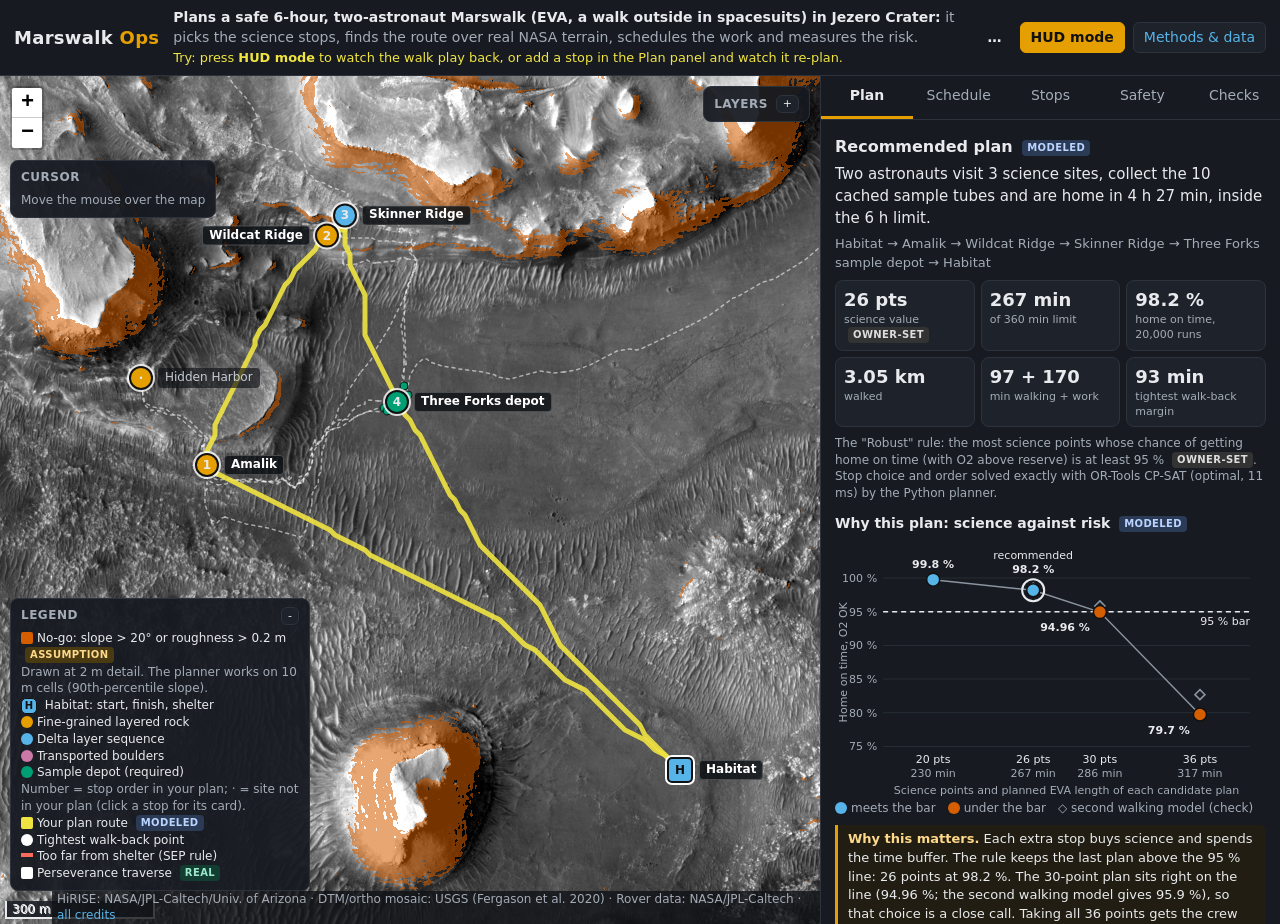
<file: site/index.html>
<!doctype html>
<html lang="en">
<head>
<meta charset="utf-8">
<meta name="viewport" content="width=device-width, initial-scale=1">
<title>Marswalk Ops</title>
<meta name="description" content="Plans a safe two-astronaut Marswalk (EVA) in Jezero Crater, Mars, on real NASA terrain data: stops, route, schedule, safety rules and risk.">
<link rel="icon" href="data:image/svg+xml,%3Csvg xmlns='http://www.w3.org/2000/svg' viewBox='0 0 16 16'%3E%3Ccircle cx='8' cy='8' r='7' fill='%23e69f00'/%3E%3Cpath d='M3 11 L7 5 L9 8 L10 7 L13 11Z' fill='%23111'/%3E%3C/svg%3E">
<link rel="stylesheet" href="vendor/leaflet/leaflet.css">
<link rel="stylesheet" href="css/app.css">
</head>
<body>
<header>
  <div class="brand">Marswalk <span>Ops</span></div>
  <div class="pitch"><b>Plans a safe 6-hour, two-astronaut Marswalk (EVA, a walk outside in spacesuits) in Jezero Crater:</b> it picks the science stops, finds the route over real NASA terrain, schedules the work and measures the risk.
    <span class="try">Try: press <b>HUD mode</b> to watch the walk play back, or add a stop in the Plan panel and watch it re-plan.</span></div>
  <div class="actions">
    <span id="gochip" class="gochip" title="Go/No-Go for the plan on the map">…</span>
    <button id="btn-hud" class="primary" title="Heads-up display: the astronaut's helmet visor view, with playback">HUD mode</button>
    <a href="methods.html"><button>Methods &amp; data</button></a>
  </div>
</header>
<main>
  <div id="map" aria-label="Map of the study area in Jezero Crater"></div>
  <aside id="panel">
    <nav class="tabs" role="tablist">
      <button role="tab" data-tab="plan" aria-selected="true">Plan</button>
      <button role="tab" data-tab="schedule">Schedule</button>
      <button role="tab" data-tab="stops">Stops</button>
      <button role="tab" data-tab="safety">Safety</button>
      <button role="tab" data-tab="checks">Checks</button>
    </nav>
    <section class="tabpane" id="tab-plan" role="tabpanel"></section>
    <section class="tabpane" id="tab-schedule" role="tabpanel" hidden></section>
    <section class="tabpane" id="tab-stops" role="tabpanel" hidden></section>
    <section class="tabpane" id="tab-safety" role="tabpanel" hidden></section>
    <section class="tabpane" id="tab-checks" role="tabpanel" hidden></section>
  </aside>
</main>

<div id="hud" hidden aria-label="HUD helmet visor view">
  <div class="top">
    <strong>HUD · EV1 visor</strong>
    <span class="clock" id="hud-clock">T+0:00</span>
    <span class="badge modeled">modeled playback</span>
    <span style="flex:1"></span>
    <button id="hud-ev-sep" class="danger" title="Replay a solar particle event alert: crew must reach shelter">Solar storm alert</button>
    <button id="hud-ev-slow" title="Crew walks at 70% pace, tasks take 30% longer (assumption)">Slow crew</button>
    <button id="hud-ev-o2" title="Suit uses O2 twice as fast (assumption)">Suit O2 fault</button>
    <button id="hud-reset" title="Back to the original plan">Reset</button>
    <button id="hud-exit">Exit HUD (Esc)</button>
  </div>
  <div class="stage" id="hud-stage">
    <canvas id="hud-canvas"></canvas>
    <div class="ro tl"><span class="lab">Next</span><span class="mid" id="hud-next">-</span><span class="big" id="hud-dist">-</span><span class="mid" id="hud-brg">-</span></div>
    <div class="ro tr"><span class="lab">EVA time left (h:mm)</span><span class="big" id="hud-left">-</span><span class="lab">Walk home now</span><span class="mid" id="hud-home">-</span></div>
    <div class="ro bl"><span class="lab">O2 above reserve</span><span class="big" id="hud-o2">-</span><span class="lab">Battery</span><span class="mid" id="hud-bat">-</span></div>
    <div class="ro br"><span class="lab">Terrain here</span><span class="mid" id="hud-terrain">-</span><span class="lab">Task</span><span class="mid" id="hud-task">-</span></div>
    <div class="alert" id="hud-alert" hidden></div>
    <div class="replan" id="hud-replan" hidden></div>
  </div>
  <div class="bottom">
    <button id="hud-play" class="primary">Play</button>
    <label>Speed <select id="hud-speed"><option value="60">60×</option><option value="180" selected>180×</option><option value="600">600×</option></select></label>
    <input type="range" id="hud-scrub" min="0" max="1000" value="0" aria-label="Mission time">
    <span class="small" style="color:#9fffd0">All values are modeled from real terrain + labelled assumptions. Not flight software. Image: HiRISE, NASA/JPL-Caltech/Univ. of Arizona; USGS mosaic (Fergason et al. 2020).</span>
  </div>
</div>

<script src="vendor/leaflet/leaflet.js"></script>
<script type="module" src="js/app.js"></script>
</body>
</html>
</file>
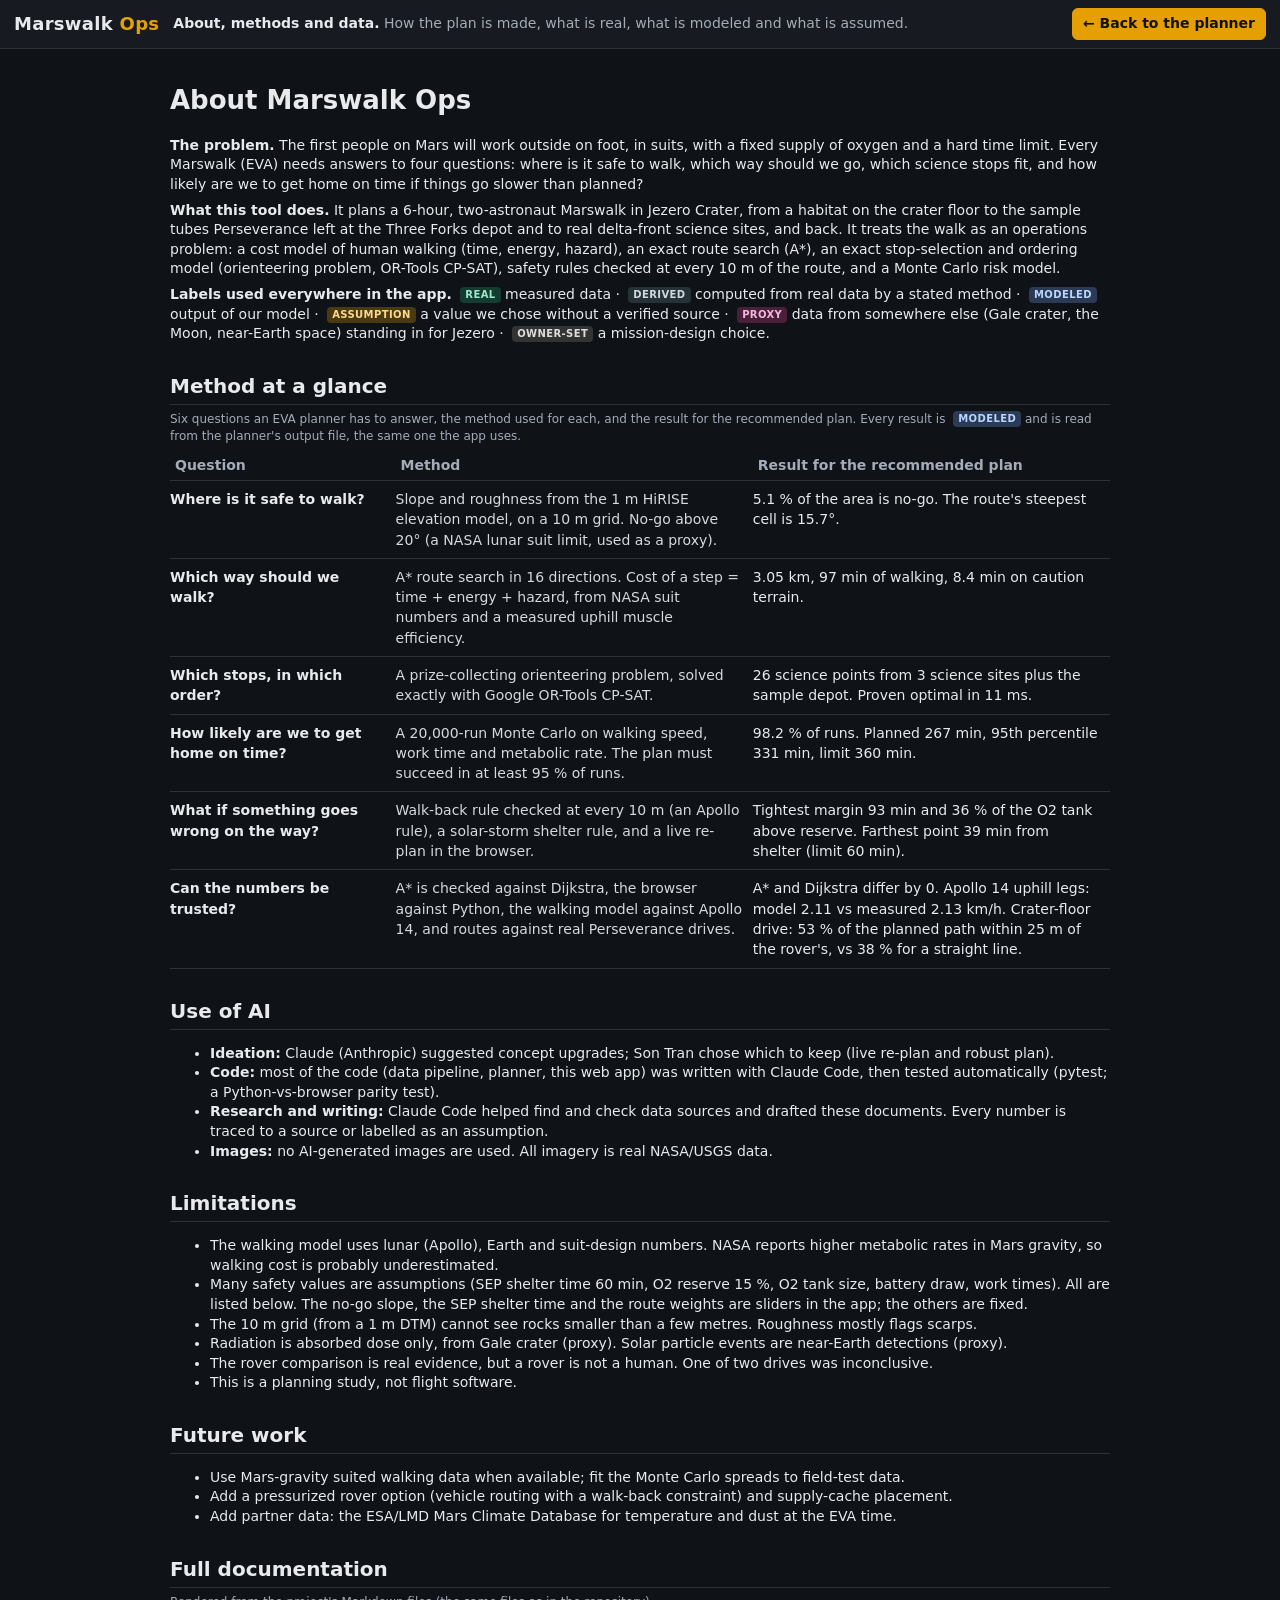
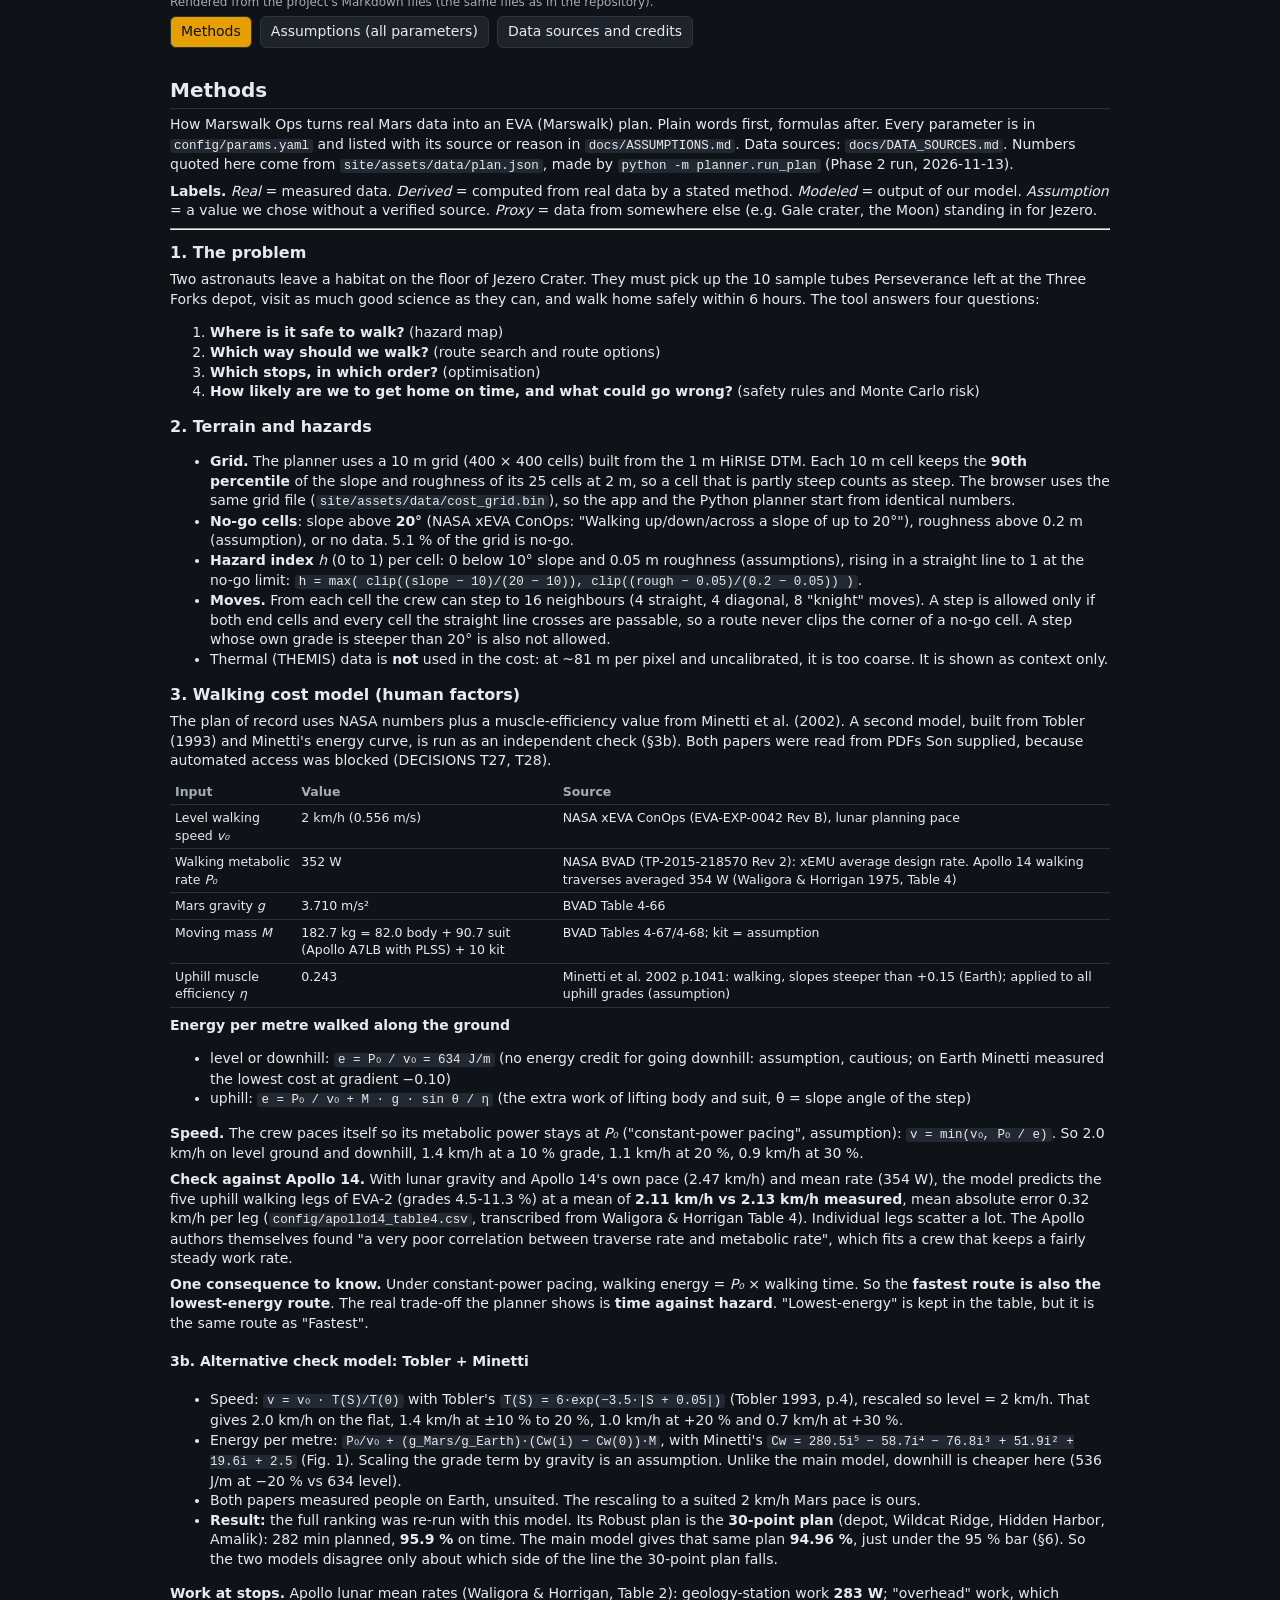
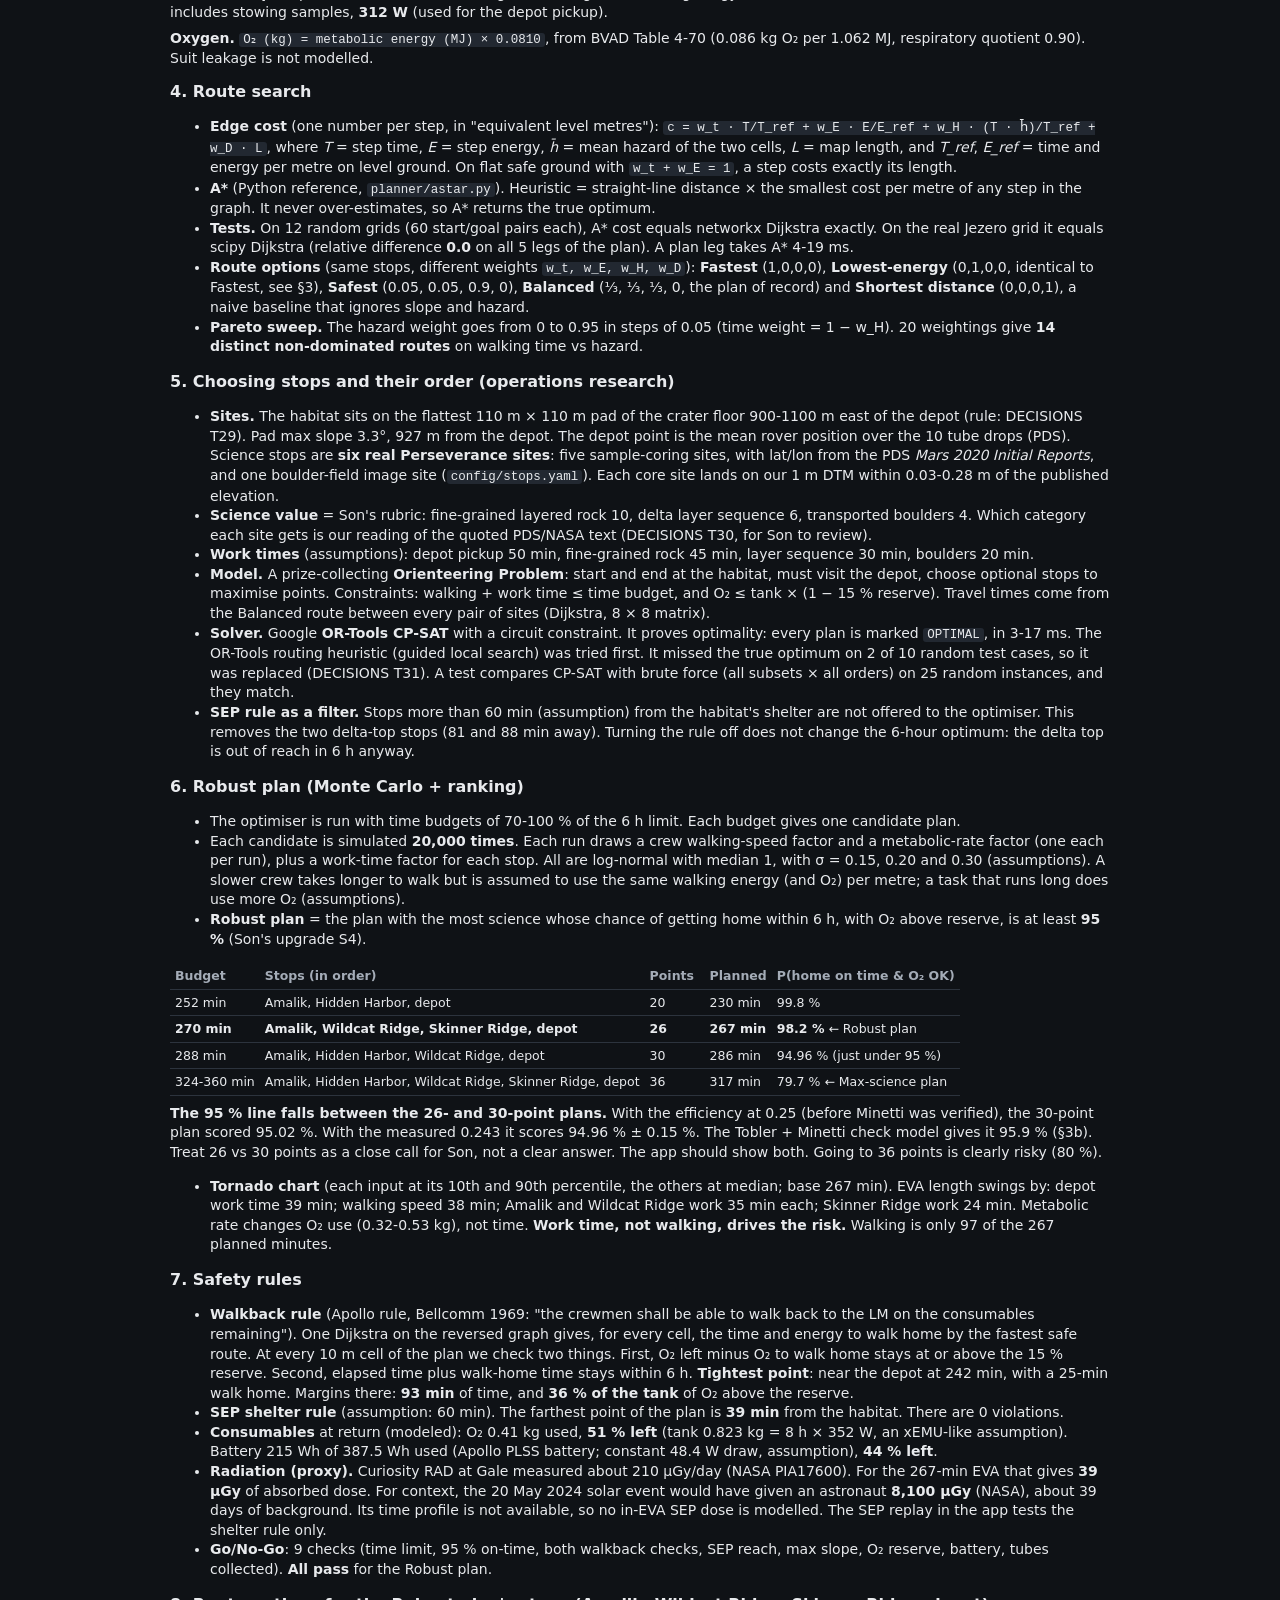
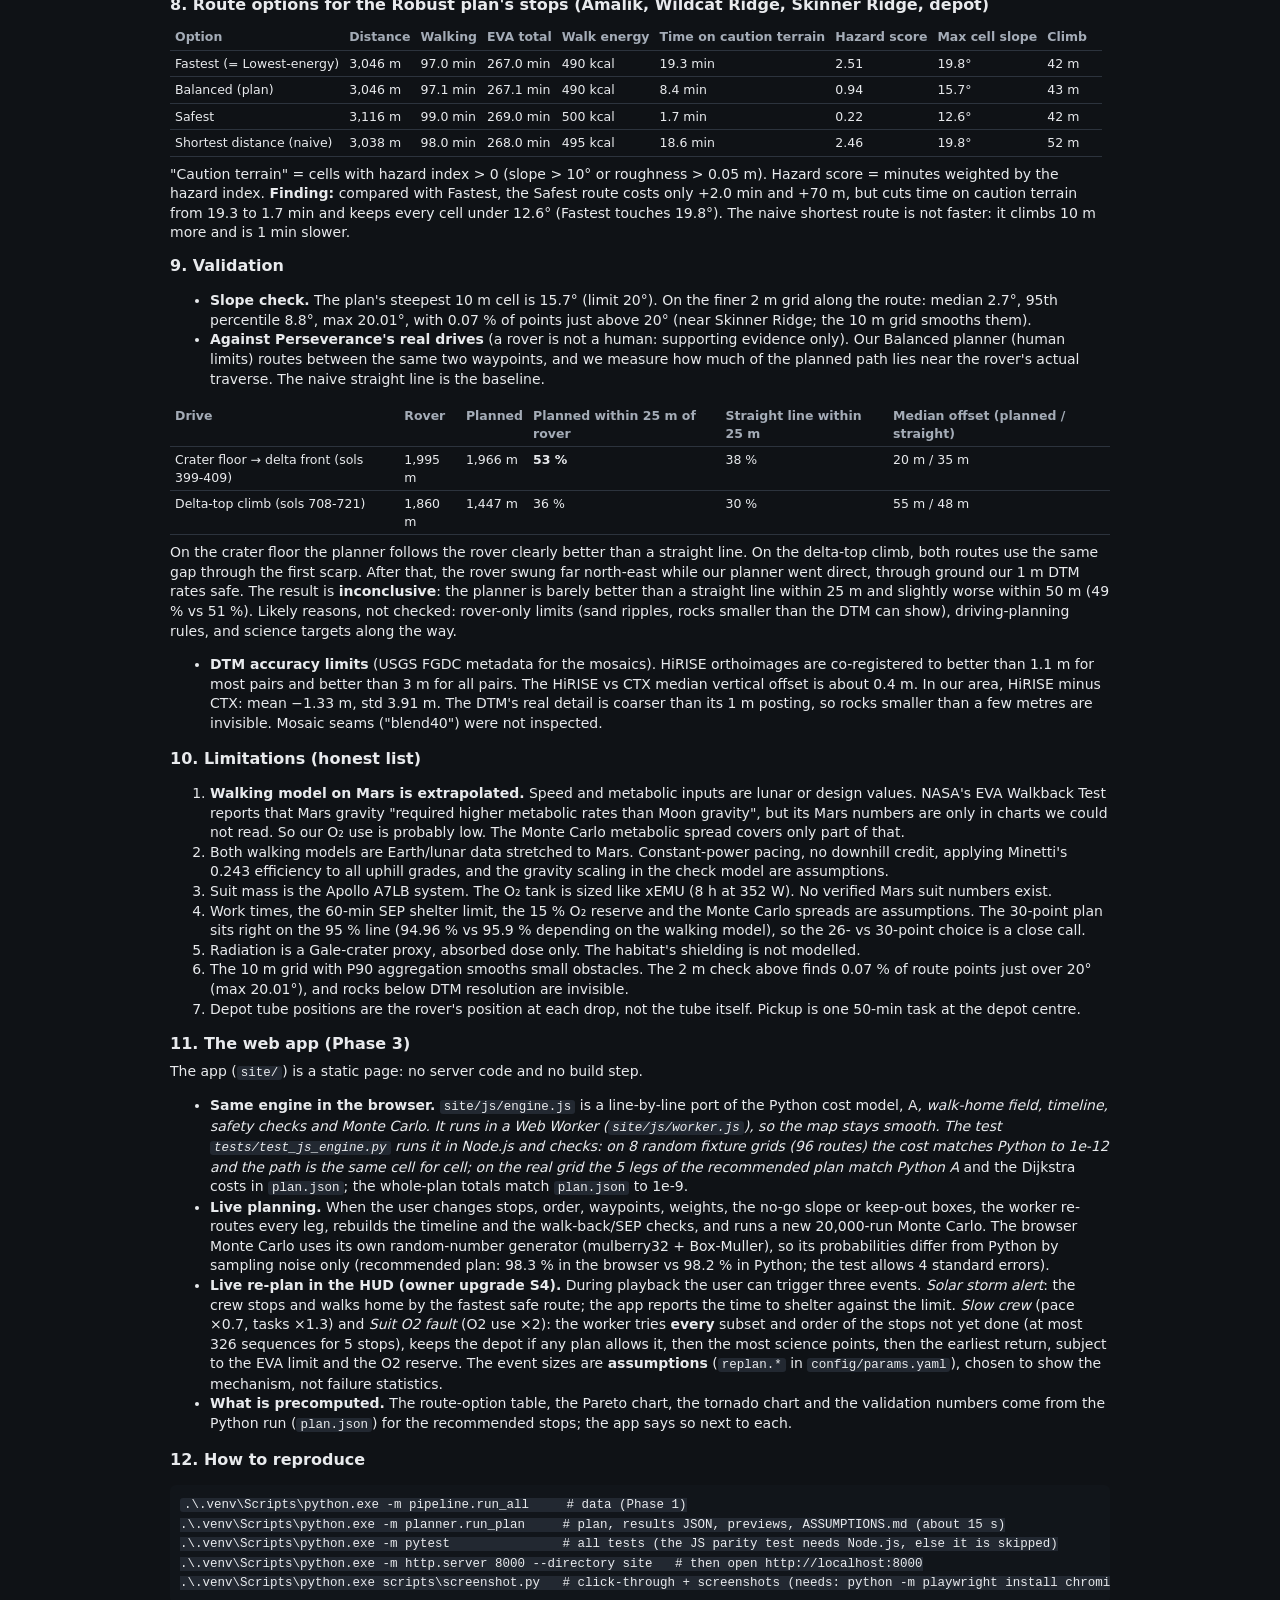
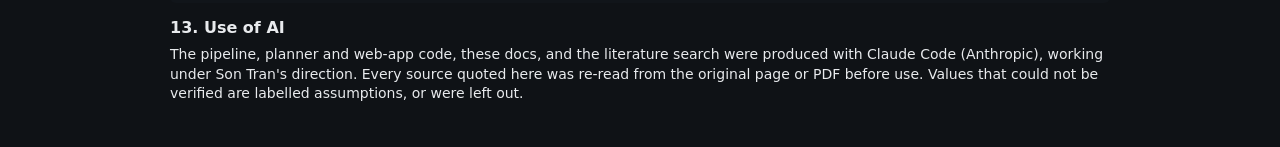
<file: site/methods.html>
<!doctype html>
<html lang="en">
<head>
<meta charset="utf-8">
<meta name="viewport" content="width=device-width, initial-scale=1">
<title>Marswalk Ops · Methods</title>
<link rel="icon" href="data:image/svg+xml,%3Csvg xmlns='http://www.w3.org/2000/svg' viewBox='0 0 16 16'%3E%3Ccircle cx='8' cy='8' r='7' fill='%23e69f00'/%3E%3Cpath d='M3 11 L7 5 L9 8 L10 7 L13 11Z' fill='%23111'/%3E%3C/svg%3E">
<link rel="stylesheet" href="css/app.css">
<style>html,body{height:auto}</style>
</head>
<body>
<header>
  <div class="brand">Marswalk <span>Ops</span></div>
  <div class="pitch"><b>About, methods and data.</b> How the plan is made, what is real, what is modeled and what is assumed.</div>
  <div class="actions"><a href="index.html"><button class="primary">← Back to the planner</button></a></div>
</header>
<div class="doc">
  <h1>About Marswalk Ops</h1>
  <p><b>The problem.</b> The first people on Mars will work outside on foot, in suits, with a fixed supply of oxygen and a hard time limit.
    Every Marswalk (EVA) needs answers to four questions: where is it safe to walk, which way should we go, which science stops fit, and how likely are we to get home on time if things go slower than planned?</p>
  <p><b>What this tool does.</b> It plans a 6-hour, two-astronaut Marswalk in Jezero Crater, from a habitat on the crater floor to the sample tubes Perseverance left at the Three Forks depot and to real delta-front science sites, and back.
    It treats the walk as an operations problem: a cost model of human walking (time, energy, hazard), an exact route search (A*), an exact stop-selection and ordering model (orienteering problem, OR-Tools CP-SAT), safety rules checked at every 10 m of the route, and a Monte Carlo risk model.</p>
  <p><b>Labels used everywhere in the app.</b>
    <span class="badge real">real</span> measured data ·
    <span class="badge derived">derived</span> computed from real data by a stated method ·
    <span class="badge modeled">modeled</span> output of our model ·
    <span class="badge assumption">assumption</span> a value we chose without a verified source ·
    <span class="badge proxy">proxy</span> data from somewhere else (Gale crater, the Moon, near-Earth space) standing in for Jezero ·
    <span class="badge owner">owner-set</span> a mission-design choice.</p>

  <h2 id="glance">Method at a glance</h2>
  <p class="small muted">Six questions an EVA planner has to answer, the method used for each, and the result for the recommended plan. Every result is <span class="badge modeled">modeled</span> and is read from the planner's output file, the same one the app uses.</p>
  <table id="glance-t" class="glance"><tr><th>Question</th><th>Method</th><th>Result for the recommended plan</th></tr></table>

  <h2 id="ai">Use of AI</h2>
  <ul>
    <li><b>Ideation:</b> Claude (Anthropic) suggested concept upgrades; Son Tran chose which to keep (live re-plan and robust plan).</li>
    <li><b>Code:</b> most of the code (data pipeline, planner, this web app) was written with Claude Code, then tested automatically (pytest; a Python-vs-browser parity test).</li>
    <li><b>Research and writing:</b> Claude Code helped find and check data sources and drafted these documents. Every number is traced to a source or labelled as an assumption.</li>
    <li><b>Images:</b> no AI-generated images are used. All imagery is real NASA/USGS data.</li>
  </ul>

  <h2 id="limits">Limitations</h2>
  <ul>
    <li>The walking model uses lunar (Apollo), Earth and suit-design numbers. NASA reports higher metabolic rates in Mars gravity, so walking cost is probably underestimated.</li>
    <li>Many safety values are assumptions (SEP shelter time 60 min, O2 reserve 15 %, O2 tank size, battery draw, work times). All are listed below. The no-go slope, the SEP shelter time and the route weights are sliders in the app; the others are fixed.</li>
    <li>The 10 m grid (from a 1 m DTM) cannot see rocks smaller than a few metres. Roughness mostly flags scarps.</li>
    <li>Radiation is absorbed dose only, from Gale crater (proxy). Solar particle events are near-Earth detections (proxy).</li>
    <li>The rover comparison is real evidence, but a rover is not a human. One of two drives was inconclusive.</li>
    <li>This is a planning study, not flight software.</li>
  </ul>
  <h2 id="future">Future work</h2>
  <ul>
    <li>Use Mars-gravity suited walking data when available; fit the Monte Carlo spreads to field-test data.</li>
    <li>Add a pressurized rover option (vehicle routing with a walk-back constraint) and supply-cache placement.</li>
    <li>Add partner data: the ESA/LMD Mars Climate Database for temperature and dust at the EVA time.</li>
  </ul>

  <h2 id="docs">Full documentation</h2>
  <p class="small muted">Rendered from the project's Markdown files (the same files as in the repository).</p>
  <div class="row mdtabs">
    <button data-md="METHODS.md" aria-selected="true">Methods</button>
    <button data-md="ASSUMPTIONS.md">Assumptions (all parameters)</button>
    <button data-md="DATA_SOURCES.md" id="sources">Data sources and credits</button>
  </div>
  <div id="md"></div>
</div>
<script type="module">
const esc = (s) => s.replace(/[&<>"]/g, (c) => ({ '&': '&amp;', '<': '&lt;', '>': '&gt;', '"': '&quot;' }[c]));
function inline(s) {
  s = esc(s).replace(/\\([*_`|\[\]#])/g, (m, c) => '&#' + c.charCodeAt(0) + ';');   // Markdown escapes like A\*
  s = s.replace(/`([^`]+)`/g, '<code>$1</code>');
  s = s.replace(/\*\*([^*]+)\*\*/g, '<b>$1</b>');
  s = s.replace(/(^|[^*])\*([^*\s][^*]*)\*/g, '$1<i>$2</i>');
  s = s.replace(/\[([^\]]+)\]\((https?:[^)\s]+)\)/g, '<a href="$2" target="_blank" rel="noopener">$1</a>');
  s = s.replace(/(^|[\s(])(https?:\/\/[^\s<)]+)/g, '$1<a href="$2" target="_blank" rel="noopener">$2</a>');
  return s;
}
// Small Markdown renderer: headings, paragraphs, lists, tables, code blocks, rules.
function md(text) {
  const L = text.replace(/\r/g, '').split('\n');
  let out = '', i = 0;
  while (i < L.length) {
    const l = L[i];
    if (/^```/.test(l)) { let j = i + 1, b = []; while (j < L.length && !/^```/.test(L[j])) b.push(L[j++]); out += `<pre><code>${esc(b.join('\n'))}</code></pre>`; i = j + 1; continue; }
    const h = /^(#{1,4})\s+(.*)/.exec(l);
    if (h) { const n = Math.min(h[1].length + 1, 4); out += `<h${n}>${inline(h[2])}</h${n}>`; i++; continue; }
    if (/^---+\s*$/.test(l)) { out += '<hr>'; i++; continue; }
    if (/^\|/.test(l)) {
      const rows = []; while (i < L.length && /^\|/.test(L[i])) rows.push(L[i++]);
      const cells = (r) => r.replace(/^\||\|\s*$/g, '').split('|').map((c) => c.trim());
      const body = rows.filter((r) => !/^\|[\s:|-]+\|?\s*$/.test(r));
      out += '<table><tr>' + cells(body[0]).map((c) => `<th>${inline(c)}</th>`).join('') + '</tr>' +
        body.slice(1).map((r) => '<tr>' + cells(r).map((c) => `<td>${inline(c)}</td>`).join('') + '</tr>').join('') + '</table>';
      continue;
    }
    if (/^\s*([-*]|\d+\.)\s+/.test(l)) {
      const ordered = /^\s*\d+\./.test(l); const items = [];
      while (i < L.length && /^\s*([-*]|\d+\.)\s+/.test(L[i])) {
        let it = L[i++].replace(/^\s*([-*]|\d+\.)\s+/, '');
        while (i < L.length && /^\s{2,}\S/.test(L[i]) && !/^\s*([-*]|\d+\.)\s+/.test(L[i])) it += ' ' + L[i++].trim();
        items.push(it);
      }
      out += (ordered ? '<ol>' : '<ul>') + items.map((x) => `<li>${inline(x)}</li>`).join('') + (ordered ? '</ol>' : '</ul>');
      continue;
    }
    if (!l.trim()) { i++; continue; }
    const p = []; while (i < L.length && L[i].trim() && !/^(#|\||```|\s*([-*]|\d+\.)\s)/.test(L[i])) p.push(L[i++]);
    out += `<p>${inline(p.join(' '))}</p>`;
  }
  return out;
}
async function show(name) {
  document.querySelectorAll('[data-md]').forEach((b) => b.setAttribute('aria-selected', String(b.dataset.md === name)));
  const r = await fetch('assets/docs/' + name);
  document.getElementById('md').innerHTML = r.ok ? md(await r.text()) : '<p>Could not load ' + name + '</p>';
}
// "Method at a glance": filled from the planner's own output so the numbers cannot drift from the app.
async function glance() {
  const [P, G] = await Promise.all(['plan.json', 'cost_grid.json'].map((f) => fetch('assets/data/' + f).then((r) => r.json())));
  const t = P.plan.totals, mc = P.montecarlo, sf = P.safety, U = P.params_used, V = P.validation;
  const f0 = (v) => Math.round(v).toLocaleString('en-US'), f1 = (v) => v.toFixed(1), f2 = (v) => v.toFixed(2);
  const drive = V.rover_drives.find((d) => /floor/i.test(d.name));
  const rows = [
    ['Where is it safe to walk?',
     `Slope and roughness from the 1 m HiRISE elevation model, on a 10 m grid. No-go above ${U['terrain.slope_nogo_deg']}° (a NASA lunar suit limit, used as a proxy).`,
     `${f1(100 * G.nogo_fraction_at_defaults)} % of the area is no-go. The route's steepest cell is ${f1(t.max_slope_deg)}°.`],
    ['Which way should we walk?',
     'A* route search in 16 directions. Cost of a step = time + energy + hazard, from NASA suit numbers and a measured uphill muscle efficiency.',
     `${f2(t.dist_m / 1000)} km, ${f0(t.walk_min)} min of walking, ${f1(t.caution_min)} min on caution terrain.`],
    ['Which stops, in which order?',
     'A prize-collecting orienteering problem, solved exactly with Google OR-Tools CP-SAT.',
     `${P.plan.value} science points from ${P.plan.order.length - 3} science sites plus the sample depot. Proven ${P.robust_plan.solver_status.toLowerCase()} in ${f0(P.robust_plan.solve_ms)} ms.`],
    ['How likely are we to get home on time?',
     `A ${f0(mc.runs)}-run Monte Carlo on walking speed, work time and metabolic rate. The plan must succeed in at least ${Math.round(100 * U['schedule.robust_p_on_time'])} % of runs.`,
     `${f1(100 * mc.p_success)} % of runs. Planned ${f0(t.duration_min)} min, 95th percentile ${f0(mc.duration_min.p95)} min, limit ${f0(60 * U['mission.eva_time_limit'])} min.`],
    ['What if something goes wrong on the way?',
     'Walk-back rule checked at every 10 m (an Apollo rule), a solar-storm shelter rule, and a live re-plan in the browser.',
     `Tightest margin ${f0(sf.walkback.min_time_margin_min)} min and ${f0(sf.walkback.min_o2_margin_pct_of_capacity)} % of the O2 tank above reserve. Farthest point ${f0(sf.sep.max_walk_home_min)} min from shelter (limit ${f0(sf.sep.shelter_limit_min)} min).`],
    ['Can the numbers be trusted?',
     'A* is checked against Dijkstra, the browser against Python, the walking model against Apollo 14, and routes against real Perseverance drives.',
     `A* and Dijkstra differ by ${V.astar_vs_dijkstra.max_rel_diff}. Apollo 14 uphill legs: model ${f2(V.apollo14_speed_check.mean_model_kmh)} vs measured ${f2(V.apollo14_speed_check.mean_measured_kmh)} km/h.` +
     (drive ? ` Crater-floor drive: ${f0(100 * drive.options.balanced.share_of_planned_within_m['25'])} % of the planned path within 25 m of the rover's, vs ${f0(100 * drive.straight_line.share_of_planned_within_m['25'])} % for a straight line.` : '')],
  ];
  document.getElementById('glance-t').insertAdjacentHTML('beforeend', rows.map((r) => `<tr><td><b>${r[0]}</b></td><td>${r[1]}</td><td>${r[2]}</td></tr>`).join(''));
}
glance().catch((e) => { document.getElementById('glance-t').insertAdjacentHTML('afterend', '<p class="warn">Could not load the results file.</p>'); console.warn(e); });
document.querySelectorAll('[data-md]').forEach((b) => b.onclick = () => show(b.dataset.md));
show(location.hash === '#sources' ? 'DATA_SOURCES.md' : 'METHODS.md');
</script>
</body>
</html>
</file>
<file: site/vendor/leaflet/leaflet.css>
/* required styles */

.leaflet-pane,
.leaflet-tile,
.leaflet-marker-icon,
.leaflet-marker-shadow,
.leaflet-tile-container,
.leaflet-pane > svg,
.leaflet-pane > canvas,
.leaflet-zoom-box,
.leaflet-image-layer,
.leaflet-layer {
	position: absolute;
	left: 0;
	top: 0;
	}
.leaflet-container {
	overflow: hidden;
	}
.leaflet-tile,
.leaflet-marker-icon,
.leaflet-marker-shadow {
	-webkit-user-select: none;
	   -moz-user-select: none;
	        user-select: none;
	  -webkit-user-drag: none;
	}
/* Prevents IE11 from highlighting tiles in blue */
.leaflet-tile::selection {
	background: transparent;
}
/* Safari renders non-retina tile on retina better with this, but Chrome is worse */
.leaflet-safari .leaflet-tile {
	image-rendering: -webkit-optimize-contrast;
	}
/* hack that prevents hw layers "stretching" when loading new tiles */
.leaflet-safari .leaflet-tile-container {
	width: 1600px;
	height: 1600px;
	-webkit-transform-origin: 0 0;
	}
.leaflet-marker-icon,
.leaflet-marker-shadow {
	display: block;
	}
/* .leaflet-container svg: reset svg max-width decleration shipped in Joomla! (joomla.org) 3.x */
/* .leaflet-container img: map is broken in FF if you have max-width: 100% on tiles */
.leaflet-container .leaflet-overlay-pane svg {
	max-width: none !important;
	max-height: none !important;
	}
.leaflet-container .leaflet-marker-pane img,
.leaflet-container .leaflet-shadow-pane img,
.leaflet-container .leaflet-tile-pane img,
.leaflet-container img.leaflet-image-layer,
.leaflet-container .leaflet-tile {
	max-width: none !important;
	max-height: none !important;
	width: auto;
	padding: 0;
	}

.leaflet-container img.leaflet-tile {
	/* See: https://bugs.chromium.org/p/chromium/issues/detail?id=600120 */
	mix-blend-mode: plus-lighter;
}

.leaflet-container.leaflet-touch-zoom {
	-ms-touch-action: pan-x pan-y;
	touch-action: pan-x pan-y;
	}
.leaflet-container.leaflet-touch-drag {
	-ms-touch-action: pinch-zoom;
	/* Fallback for FF which doesn't support pinch-zoom */
	touch-action: none;
	touch-action: pinch-zoom;
}
.leaflet-container.leaflet-touch-drag.leaflet-touch-zoom {
	-ms-touch-action: none;
	touch-action: none;
}
.leaflet-container {
	-webkit-tap-highlight-color: transparent;
}
.leaflet-container a {
	-webkit-tap-highlight-color: rgba(51, 181, 229, 0.4);
}
.leaflet-tile {
	filter: inherit;
	visibility: hidden;
	}
.leaflet-tile-loaded {
	visibility: inherit;
	}
.leaflet-zoom-box {
	width: 0;
	height: 0;
	-moz-box-sizing: border-box;
	     box-sizing: border-box;
	z-index: 800;
	}
/* workaround for https://bugzilla.mozilla.org/show_bug.cgi?id=888319 */
.leaflet-overlay-pane svg {
	-moz-user-select: none;
	}

.leaflet-pane         { z-index: 400; }

.leaflet-tile-pane    { z-index: 200; }
.leaflet-overlay-pane { z-index: 400; }
.leaflet-shadow-pane  { z-index: 500; }
.leaflet-marker-pane  { z-index: 600; }
.leaflet-tooltip-pane   { z-index: 650; }
.leaflet-popup-pane   { z-index: 700; }

.leaflet-map-pane canvas { z-index: 100; }
.leaflet-map-pane svg    { z-index: 200; }

.leaflet-vml-shape {
	width: 1px;
	height: 1px;
	}
.lvml {
	behavior: url(#default#VML);
	display: inline-block;
	position: absolute;
	}


/* control positioning */

.leaflet-control {
	position: relative;
	z-index: 800;
	pointer-events: visiblePainted; /* IE 9-10 doesn't have auto */
	pointer-events: auto;
	}
.leaflet-top,
.leaflet-bottom {
	position: absolute;
	z-index: 1000;
	pointer-events: none;
	}
.leaflet-top {
	top: 0;
	}
.leaflet-right {
	right: 0;
	}
.leaflet-bottom {
	bottom: 0;
	}
.leaflet-left {
	left: 0;
	}
.leaflet-control {
	float: left;
	clear: both;
	}
.leaflet-right .leaflet-control {
	float: right;
	}
.leaflet-top .leaflet-control {
	margin-top: 10px;
	}
.leaflet-bottom .leaflet-control {
	margin-bottom: 10px;
	}
.leaflet-left .leaflet-control {
	margin-left: 10px;
	}
.leaflet-right .leaflet-control {
	margin-right: 10px;
	}


/* zoom and fade animations */

.leaflet-fade-anim .leaflet-popup {
	opacity: 0;
	-webkit-transition: opacity 0.2s linear;
	   -moz-transition: opacity 0.2s linear;
	        transition: opacity 0.2s linear;
	}
.leaflet-fade-anim .leaflet-map-pane .leaflet-popup {
	opacity: 1;
	}
.leaflet-zoom-animated {
	-webkit-transform-origin: 0 0;
	    -ms-transform-origin: 0 0;
	        transform-origin: 0 0;
	}
svg.leaflet-zoom-animated {
	will-change: transform;
}

.leaflet-zoom-anim .leaflet-zoom-animated {
	-webkit-transition: -webkit-transform 0.25s cubic-bezier(0,0,0.25,1);
	   -moz-transition:    -moz-transform 0.25s cubic-bezier(0,0,0.25,1);
	        transition:         transform 0.25s cubic-bezier(0,0,0.25,1);
	}
.leaflet-zoom-anim .leaflet-tile,
.leaflet-pan-anim .leaflet-tile {
	-webkit-transition: none;
	   -moz-transition: none;
	        transition: none;
	}

.leaflet-zoom-anim .leaflet-zoom-hide {
	visibility: hidden;
	}


/* cursors */

.leaflet-interactive {
	cursor: pointer;
	}
.leaflet-grab {
	cursor: -webkit-grab;
	cursor:    -moz-grab;
	cursor:         grab;
	}
.leaflet-crosshair,
.leaflet-crosshair .leaflet-interactive {
	cursor: crosshair;
	}
.leaflet-popup-pane,
.leaflet-control {
	cursor: auto;
	}
.leaflet-dragging .leaflet-grab,
.leaflet-dragging .leaflet-grab .leaflet-interactive,
.leaflet-dragging .leaflet-marker-draggable {
	cursor: move;
	cursor: -webkit-grabbing;
	cursor:    -moz-grabbing;
	cursor:         grabbing;
	}

/* marker & overlays interactivity */
.leaflet-marker-icon,
.leaflet-marker-shadow,
.leaflet-image-layer,
.leaflet-pane > svg path,
.leaflet-tile-container {
	pointer-events: none;
	}

.leaflet-marker-icon.leaflet-interactive,
.leaflet-image-layer.leaflet-interactive,
.leaflet-pane > svg path.leaflet-interactive,
svg.leaflet-image-layer.leaflet-interactive path {
	pointer-events: visiblePainted; /* IE 9-10 doesn't have auto */
	pointer-events: auto;
	}

/* visual tweaks */

.leaflet-container {
	background: #ddd;
	outline-offset: 1px;
	}
.leaflet-container a {
	color: #0078A8;
	}
.leaflet-zoom-box {
	border: 2px dotted #38f;
	background: rgba(255,255,255,0.5);
	}


/* general typography */
.leaflet-container {
	font-family: "Helvetica Neue", Arial, Helvetica, sans-serif;
	font-size: 12px;
	font-size: 0.75rem;
	line-height: 1.5;
	}


/* general toolbar styles */

.leaflet-bar {
	box-shadow: 0 1px 5px rgba(0,0,0,0.65);
	border-radius: 4px;
	}
.leaflet-bar a {
	background-color: #fff;
	border-bottom: 1px solid #ccc;
	width: 26px;
	height: 26px;
	line-height: 26px;
	display: block;
	text-align: center;
	text-decoration: none;
	color: black;
	}
.leaflet-bar a,
.leaflet-control-layers-toggle {
	background-position: 50% 50%;
	background-repeat: no-repeat;
	display: block;
	}
.leaflet-bar a:hover,
.leaflet-bar a:focus {
	background-color: #f4f4f4;
	}
.leaflet-bar a:first-child {
	border-top-left-radius: 4px;
	border-top-right-radius: 4px;
	}
.leaflet-bar a:last-child {
	border-bottom-left-radius: 4px;
	border-bottom-right-radius: 4px;
	border-bottom: none;
	}
.leaflet-bar a.leaflet-disabled {
	cursor: default;
	background-color: #f4f4f4;
	color: #bbb;
	}

.leaflet-touch .leaflet-bar a {
	width: 30px;
	height: 30px;
	line-height: 30px;
	}
.leaflet-touch .leaflet-bar a:first-child {
	border-top-left-radius: 2px;
	border-top-right-radius: 2px;
	}
.leaflet-touch .leaflet-bar a:last-child {
	border-bottom-left-radius: 2px;
	border-bottom-right-radius: 2px;
	}

/* zoom control */

.leaflet-control-zoom-in,
.leaflet-control-zoom-out {
	font: bold 18px 'Lucida Console', Monaco, monospace;
	text-indent: 1px;
	}

.leaflet-touch .leaflet-control-zoom-in, .leaflet-touch .leaflet-control-zoom-out  {
	font-size: 22px;
	}


/* layers control */

.leaflet-control-layers {
	box-shadow: 0 1px 5px rgba(0,0,0,0.4);
	background: #fff;
	border-radius: 5px;
	}
.leaflet-control-layers-toggle {
	background-image: url(images/layers.png);
	width: 36px;
	height: 36px;
	}
.leaflet-retina .leaflet-control-layers-toggle {
	background-image: url(images/layers-2x.png);
	background-size: 26px 26px;
	}
.leaflet-touch .leaflet-control-layers-toggle {
	width: 44px;
	height: 44px;
	}
.leaflet-control-layers .leaflet-control-layers-list,
.leaflet-control-layers-expanded .leaflet-control-layers-toggle {
	display: none;
	}
.leaflet-control-layers-expanded .leaflet-control-layers-list {
	display: block;
	position: relative;
	}
.leaflet-control-layers-expanded {
	padding: 6px 10px 6px 6px;
	color: #333;
	background: #fff;
	}
.leaflet-control-layers-scrollbar {
	overflow-y: scroll;
	overflow-x: hidden;
	padding-right: 5px;
	}
.leaflet-control-layers-selector {
	margin-top: 2px;
	position: relative;
	top: 1px;
	}
.leaflet-control-layers label {
	display: block;
	font-size: 13px;
	font-size: 1.08333em;
	}
.leaflet-control-layers-separator {
	height: 0;
	border-top: 1px solid #ddd;
	margin: 5px -10px 5px -6px;
	}

/* Default icon URLs */
.leaflet-default-icon-path { /* used only in path-guessing heuristic, see L.Icon.Default */
	background-image: url(images/marker-icon.png);
	}


/* attribution and scale controls */

.leaflet-container .leaflet-control-attribution {
	background: #fff;
	background: rgba(255, 255, 255, 0.8);
	margin: 0;
	}
.leaflet-control-attribution,
.leaflet-control-scale-line {
	padding: 0 5px;
	color: #333;
	line-height: 1.4;
	}
.leaflet-control-attribution a {
	text-decoration: none;
	}
.leaflet-control-attribution a:hover,
.leaflet-control-attribution a:focus {
	text-decoration: underline;
	}
.leaflet-attribution-flag {
	display: inline !important;
	vertical-align: baseline !important;
	width: 1em;
	height: 0.6669em;
	}
.leaflet-left .leaflet-control-scale {
	margin-left: 5px;
	}
.leaflet-bottom .leaflet-control-scale {
	margin-bottom: 5px;
	}
.leaflet-control-scale-line {
	border: 2px solid #777;
	border-top: none;
	line-height: 1.1;
	padding: 2px 5px 1px;
	white-space: nowrap;
	-moz-box-sizing: border-box;
	     box-sizing: border-box;
	background: rgba(255, 255, 255, 0.8);
	text-shadow: 1px 1px #fff;
	}
.leaflet-control-scale-line:not(:first-child) {
	border-top: 2px solid #777;
	border-bottom: none;
	margin-top: -2px;
	}
.leaflet-control-scale-line:not(:first-child):not(:last-child) {
	border-bottom: 2px solid #777;
	}

.leaflet-touch .leaflet-control-attribution,
.leaflet-touch .leaflet-control-layers,
.leaflet-touch .leaflet-bar {
	box-shadow: none;
	}
.leaflet-touch .leaflet-control-layers,
.leaflet-touch .leaflet-bar {
	border: 2px solid rgba(0,0,0,0.2);
	background-clip: padding-box;
	}


/* popup */

.leaflet-popup {
	position: absolute;
	text-align: center;
	margin-bottom: 20px;
	}
.leaflet-popup-content-wrapper {
	padding: 1px;
	text-align: left;
	border-radius: 12px;
	}
.leaflet-popup-content {
	margin: 13px 24px 13px 20px;
	line-height: 1.3;
	font-size: 13px;
	font-size: 1.08333em;
	min-height: 1px;
	}
.leaflet-popup-content p {
	margin: 17px 0;
	margin: 1.3em 0;
	}
.leaflet-popup-tip-container {
	width: 40px;
	height: 20px;
	position: absolute;
	left: 50%;
	margin-top: -1px;
	margin-left: -20px;
	overflow: hidden;
	pointer-events: none;
	}
.leaflet-popup-tip {
	width: 17px;
	height: 17px;
	padding: 1px;

	margin: -10px auto 0;
	pointer-events: auto;

	-webkit-transform: rotate(45deg);
	   -moz-transform: rotate(45deg);
	    -ms-transform: rotate(45deg);
	        transform: rotate(45deg);
	}
.leaflet-popup-content-wrapper,
.leaflet-popup-tip {
	background: white;
	color: #333;
	box-shadow: 0 3px 14px rgba(0,0,0,0.4);
	}
.leaflet-container a.leaflet-popup-close-button {
	position: absolute;
	top: 0;
	right: 0;
	border: none;
	text-align: center;
	width: 24px;
	height: 24px;
	font: 16px/24px Tahoma, Verdana, sans-serif;
	color: #757575;
	text-decoration: none;
	background: transparent;
	}
.leaflet-container a.leaflet-popup-close-button:hover,
.leaflet-container a.leaflet-popup-close-button:focus {
	color: #585858;
	}
.leaflet-popup-scrolled {
	overflow: auto;
	}

.leaflet-oldie .leaflet-popup-content-wrapper {
	-ms-zoom: 1;
	}
.leaflet-oldie .leaflet-popup-tip {
	width: 24px;
	margin: 0 auto;

	-ms-filter: "progid:DXImageTransform.Microsoft.Matrix(M11=0.70710678, M12=0.70710678, M21=-0.70710678, M22=0.70710678)";
	filter: progid:DXImageTransform.Microsoft.Matrix(M11=0.70710678, M12=0.70710678, M21=-0.70710678, M22=0.70710678);
	}

.leaflet-oldie .leaflet-control-zoom,
.leaflet-oldie .leaflet-control-layers,
.leaflet-oldie .leaflet-popup-content-wrapper,
.leaflet-oldie .leaflet-popup-tip {
	border: 1px solid #999;
	}


/* div icon */

.leaflet-div-icon {
	background: #fff;
	border: 1px solid #666;
	}


/* Tooltip */
/* Base styles for the element that has a tooltip */
.leaflet-tooltip {
	position: absolute;
	padding: 6px;
	background-color: #fff;
	border: 1px solid #fff;
	border-radius: 3px;
	color: #222;
	white-space: nowrap;
	-webkit-user-select: none;
	-moz-user-select: none;
	-ms-user-select: none;
	user-select: none;
	pointer-events: none;
	box-shadow: 0 1px 3px rgba(0,0,0,0.4);
	}
.leaflet-tooltip.leaflet-interactive {
	cursor: pointer;
	pointer-events: auto;
	}
.leaflet-tooltip-top:before,
.leaflet-tooltip-bottom:before,
.leaflet-tooltip-left:before,
.leaflet-tooltip-right:before {
	position: absolute;
	pointer-events: none;
	border: 6px solid transparent;
	background: transparent;
	content: "";
	}

/* Directions */

.leaflet-tooltip-bottom {
	margin-top: 6px;
}
.leaflet-tooltip-top {
	margin-top: -6px;
}
.leaflet-tooltip-bottom:before,
.leaflet-tooltip-top:before {
	left: 50%;
	margin-left: -6px;
	}
.leaflet-tooltip-top:before {
	bottom: 0;
	margin-bottom: -12px;
	border-top-color: #fff;
	}
.leaflet-tooltip-bottom:before {
	top: 0;
	margin-top: -12px;
	margin-left: -6px;
	border-bottom-color: #fff;
	}
.leaflet-tooltip-left {
	margin-left: -6px;
}
.leaflet-tooltip-right {
	margin-left: 6px;
}
.leaflet-tooltip-left:before,
.leaflet-tooltip-right:before {
	top: 50%;
	margin-top: -6px;
	}
.leaflet-tooltip-left:before {
	right: 0;
	margin-right: -12px;
	border-left-color: #fff;
	}
.leaflet-tooltip-right:before {
	left: 0;
	margin-left: -12px;
	border-right-color: #fff;
	}

/* Printing */

@media print {
	/* Prevent printers from removing background-images of controls. */
	.leaflet-control {
		-webkit-print-color-adjust: exact;
		print-color-adjust: exact;
		}
	}
</file>
<file: site/css/app.css>
/* Marswalk Ops - one dark "mission control" theme. Colours: Okabe-Ito (colour-blind safe). */
:root {
  --bg: #0f1216; --panel: #171b21; --panel2: #1e232b; --line: #2c333d; --text: #e8eaed; --muted: #a4acb7;
  --orange: #e69f00; --sky: #56b4e9; --green: #009e73; --yellow: #f0e442; --blue: #0072b2; --verm: #d55e00;
  --purple: #cc79a7; --go: #3fbf8f; --nogo: #ff6b5b;
  --font: system-ui, -apple-system, "Segoe UI", Roboto, Arial, sans-serif;
  color-scheme: dark;
}
* { box-sizing: border-box; }
html, body { margin: 0; height: 100%; background: var(--bg); color: var(--text); font: 14px/1.4 var(--font); }
a { color: var(--sky); }
button, select, input { font: inherit; color: inherit; }
button { background: var(--panel2); border: 1px solid var(--line); border-radius: 6px; padding: 5px 10px; cursor: pointer; }
button:hover { border-color: var(--sky); }
button.primary { background: var(--orange); color: #111; border-color: var(--orange); font-weight: 600; }
button.on { background: var(--sky); color: #111; border-color: var(--sky); }
button:focus-visible, input:focus-visible, select:focus-visible { outline: 2px solid var(--yellow); outline-offset: 1px; }
select { max-width: 100%; background: var(--panel2); border: 1px solid var(--line); border-radius: 6px; padding: 4px 6px; }
input[type=range] { accent-color: var(--orange); width: 100%; }

/* ---------- layout */
header { display: flex; align-items: center; gap: 14px; padding: 8px 14px; background: var(--panel); border-bottom: 1px solid var(--line); }
header .brand { font-weight: 700; font-size: 18px; letter-spacing: .3px; white-space: nowrap; }
header .brand span { color: var(--orange); }
header .pitch { color: var(--muted); flex: 1; min-width: 0; }
header .pitch b { color: var(--text); font-weight: 600; }
header .pitch .try { display: block; color: var(--yellow, #f0e442); font-size: 0.92em; margin-top: 2px; }
header .pitch .try b { color: inherit; }
header .actions { display: flex; gap: 8px; align-items: center; }
.gochip { font-weight: 700; border-radius: 6px; padding: 4px 10px; white-space: nowrap; }
.gochip.go { background: var(--go); color: #062; color: #04210f; }
.gochip.nogo { background: var(--nogo); color: #2a0500; }
main { display: grid; grid-template-columns: minmax(0, 1fr) 460px; height: calc(100% - 52px); }
#map { height: 100%; background: #000; }
#panel { display: flex; flex-direction: column; min-height: 0; background: var(--panel); border-left: 1px solid var(--line); }
nav.tabs { display: flex; border-bottom: 1px solid var(--line); }
nav.tabs button { flex: 1; border: 0; border-radius: 0; background: transparent; padding: 10px 4px; color: var(--muted); border-bottom: 3px solid transparent; }
nav.tabs button[aria-selected=true] { color: var(--text); border-bottom-color: var(--orange); font-weight: 600; }
.tabpane { overflow-y: auto; padding: 12px 14px 40px; flex: 1; min-height: 0; }
.tabpane[hidden] { display: none; }
@media (max-width: 1100px) {
  main { grid-template-columns: 1fr; grid-template-rows: 55vh auto; height: auto; }
  #map { height: 55vh; }
  #panel { border-left: 0; border-top: 1px solid var(--line); }
  .tabpane { overflow: visible; }
  header { flex-wrap: wrap; }
  header .pitch { flex-basis: 100%; order: 3; }
}

/* ---------- content */
h2 { font-size: 16px; margin: 16px 0 6px; }
h2:first-child { margin-top: 4px; }
h3 { font-size: 14px; margin: 12px 0 4px; }
p { margin: 6px 0; }
.muted { color: var(--muted); }
.small { font-size: 12px; }
.card { background: var(--panel2); border: 1px solid var(--line); border-radius: 8px; padding: 10px 12px; margin: 8px 0; }
.kpis { display: grid; grid-template-columns: repeat(3, 1fr); gap: 6px; margin: 8px 0; }
.kpi { background: var(--panel2); border: 1px solid var(--line); border-radius: 8px; padding: 6px 8px; }
.kpi .v { font-size: 18px; font-weight: 700; }
.kpi .l { font-size: 11px; color: var(--muted); }
.badge { display: inline-block; font-size: 10px; font-weight: 700; text-transform: uppercase; letter-spacing: .4px; border-radius: 4px; padding: 1px 5px; vertical-align: 1px; margin-left: 4px; }
.badge.modeled { background: #2b3a55; color: #b9d4ff; }
.badge.assumption { background: #4a3a12; color: #ffd98a; }
.badge.proxy { background: #4a1f3a; color: #f4b6dc; }
.badge.real { background: #123d30; color: #9be8cd; }
.badge.derived { background: #263238; color: #cfd8dc; }
.badge.owner { background: #333; color: #ddd; }
table { border-collapse: collapse; width: 100%; font-size: 12.5px; }
th, td { border-bottom: 1px solid var(--line); padding: 4px 5px; text-align: right; vertical-align: top; }
th:first-child, td:first-child { text-align: left; }
th { color: var(--muted); font-weight: 600; }
tr.sel td { background: #26303b; }
tr.click { cursor: pointer; }
.row { display: flex; gap: 8px; align-items: center; flex-wrap: wrap; margin: 6px 0; }
.row label { flex: 1; min-width: 120px; }
.row label select { width: 100%; display: block; margin-top: 3px; }
.slider { display: grid; grid-template-columns: 112px 1fr 64px; align-items: center; gap: 8px; margin: 4px 0; }
.slider output { text-align: right; font-variant-numeric: tabular-nums; }
.stoplist { list-style: none; padding: 0; margin: 6px 0; }
.stoplist li { display: flex; align-items: center; gap: 6px; padding: 4px 6px; border: 1px solid var(--line); border-radius: 6px; margin: 3px 0; background: var(--panel2); }
.stoplist li .n { width: 20px; height: 20px; border-radius: 50%; background: var(--orange); color: #111; font-weight: 700; font-size: 12px; display: grid; place-items: center; }
.stoplist li .nm { flex: 1; }
.stoplist li button { padding: 1px 7px; }
.checklist { list-style: none; padding: 0; margin: 0; }
.checklist li { display: grid; grid-template-columns: 22px 1fr; gap: 6px; padding: 5px 0; border-bottom: 1px solid var(--line); }
.checklist .ok { color: var(--go); font-weight: 700; }
.checklist .bad { color: var(--nogo); font-weight: 700; }
.gobanner { border-radius: 8px; padding: 10px 12px; font-weight: 700; font-size: 16px; margin: 4px 0 8px; }
.gobanner.go { background: #11372a; border: 1px solid var(--go); }
.gobanner.nogo { background: #3d1611; border: 1px solid var(--nogo); }
.chart { width: 100%; height: auto; display: block; }
.chart text { fill: var(--muted); font-size: 11px; font-family: var(--font); }
.chart .axis line, .chart .axis path { stroke: #4a525d; }
.chart .grid line { stroke: #262c34; }
.legendrow { display: flex; gap: 12px; flex-wrap: wrap; font-size: 12px; color: var(--muted); }
.sw { display: inline-block; width: 12px; height: 12px; border-radius: 2px; vertical-align: -2px; margin-right: 4px; }
.photo { width: 100%; border-radius: 6px; display: block; }
.credit { font-size: 11px; color: var(--muted); }
blockquote { margin: 6px 0; padding: 4px 10px; border-left: 3px solid var(--orange); color: #d6d9de; font-style: italic; }
.note { border-left: 3px solid var(--sky); padding: 4px 8px; background: #16222c; border-radius: 4px; font-size: 12.5px; }
.warn { border-left: 3px solid var(--yellow); padding: 4px 8px; background: #2a2812; border-radius: 4px; font-size: 12.5px; }

/* ---------- map controls */
.leaflet-container { background: #000; font: 12px/1.4 var(--font); }
.mctl { background: rgba(23,27,33,.94); color: var(--text); border: 1px solid var(--line); border-radius: 8px; padding: 8px 10px; max-width: 300px; }
.mctl h4 { margin: 0 0 6px; font-size: 12px; text-transform: uppercase; letter-spacing: .5px; color: var(--muted); }
.mctl .lyr { display: grid; grid-template-columns: 1fr 70px; gap: 4px; align-items: center; margin: 2px 0; }
.mctl .lyr input[type=range] { width: 70px; }
.mctl .lyr label { white-space: normal; }
.mctl.collapsed .body { display: none; }
.mctl .toggle { float: right; padding: 0 6px; font-size: 11px; }
.readout { font-variant-numeric: tabular-nums; min-width: 200px; }
.gradbar { height: 10px; border-radius: 3px; margin: 3px 0; }
.leaflet-control-scale-line { background: rgba(23,27,33,.85); color: var(--text); border-color: var(--text); }
.leaflet-popup-content-wrapper, .leaflet-popup-tip { background: var(--panel); color: var(--text); }
.leaflet-popup-content { margin: 10px 12px; width: 260px !important; }
.leaflet-control-attribution { background: rgba(15,18,22,.8) !important; color: var(--muted) !important; max-width: 60vw; }
.leaflet-control-attribution a { color: var(--sky); }
.stopicon { width: 24px; height: 24px; border-radius: 50%; display: grid; place-items: center; font-weight: 800; font-size: 12px; border: 2px solid #111; box-shadow: 0 0 0 2px rgba(255,255,255,.8); }
.habicon { width: 26px; height: 26px; border-radius: 5px; background: var(--sky); color: #111; display: grid; place-items: center; font-weight: 800; border: 2px solid #111; box-shadow: 0 0 0 2px #fff; }
.wpicon { width: 16px; height: 16px; border-radius: 50%; background: var(--yellow); border: 2px solid #111; box-shadow: 0 0 0 2px #fff; }
.mapmode { position: absolute; top: 10px; left: 50%; transform: translateX(-50%); z-index: 800; background: var(--yellow); color: #111; padding: 5px 12px; border-radius: 6px; font-weight: 600; }

/* ---------- HUD (helmet visor view) */
#hud { position: fixed; inset: 0; z-index: 2000; background: #000; color: #eafff4; font-family: var(--font); display: grid; grid-template-rows: auto 1fr auto; }
#hud[hidden] { display: none; }
#hud canvas { width: 100%; height: 100%; display: block; }
#hud .top, #hud .bottom { display: flex; gap: 10px; align-items: center; padding: 10px 16px; background: rgba(0,0,0,.6); flex-wrap: wrap; }
#hud .stage { position: relative; min-height: 0; }
#hud .ro { position: absolute; display: grid; gap: 2px; text-shadow: 0 0 6px #000, 0 0 2px #000; }
#hud .ro .lab { font-size: 13px; letter-spacing: 2px; color: #9fffd0; text-transform: uppercase; }
#hud .ro .big { font-size: 40px; font-weight: 800; line-height: 1; font-variant-numeric: tabular-nums; }
#hud .ro .mid { font-size: 22px; font-weight: 700; font-variant-numeric: tabular-nums; }
#hud .tl { top: 16px; left: 20px; } #hud .tr { top: 16px; right: 20px; text-align: right; }
#hud .bl { bottom: 16px; left: 20px; } #hud .br { bottom: 16px; right: 20px; text-align: right; }
#hud .alert { position: absolute; top: 34px; left: 50%; transform: translateX(-50%); padding: 8px 16px; border-radius: 6px; font-weight: 800; font-size: 18px; letter-spacing: 1px; text-align: center; max-width: 60%; }
#hud .alert.caution { background: var(--yellow); color: #111; }
#hud .alert.danger { background: var(--nogo); color: #111; }
#hud .alert.info { background: var(--sky); color: #111; }
#hud .replan { position: absolute; bottom: 90px; left: 50%; transform: translateX(-50%); background: rgba(0,0,0,.85); border: 2px solid var(--sky); border-radius: 8px; padding: 10px 14px; max-width: 640px; font-size: 15px; }
#hud button { background: #111; border-color: #3a6; color: #eafff4; }
#hud button.danger { border-color: var(--nogo); }
#hud input[type=range] { flex: 1; min-width: 160px; accent-color: #3fbf8f; }
#hud .clock { font-variant-numeric: tabular-nums; font-weight: 700; min-width: 120px; }
@media (max-width: 700px) { #hud .ro .big { font-size: 28px; } #hud .ro .mid { font-size: 17px; } }

/* ---------- methods page */
.doc { max-width: 980px; margin: 0 auto; padding: 16px 20px 60px; }
.doc h1 { font-size: 26px; }
.doc h2 { font-size: 20px; margin-top: 28px; border-bottom: 1px solid var(--line); padding-bottom: 4px; }
.doc h3 { font-size: 16px; }
.doc table { font-size: 12.5px; margin: 8px 0; display: block; overflow-x: auto; }
.doc td, .doc th { text-align: left; min-width: 60px; }
.doc code { background: #222831; padding: 0 4px; border-radius: 3px; font-size: 12.5px; }
.doc pre { background: #11151a; padding: 10px; border-radius: 6px; overflow-x: auto; }
.doc .mdtabs button[aria-selected=true] { background: var(--orange); color: #111; }

.habicon.sm { display: inline-grid; width: 16px; height: 16px; font-size: 10px; border-width: 1px; box-shadow: none; vertical-align: middle; margin-right: 4px; }

.sw.line { height: 4px; vertical-align: 3px; border-radius: 0; background-image: repeating-linear-gradient(90deg, transparent 0 3px, #111 3px 5px); }
.lyr-nogo { image-rendering: pixelated; }

/* ---------- "why this matters" notes and the optimization table */
.why { border-left: 3px solid var(--orange); padding: 5px 10px; background: #221d12; border-radius: 0 6px 6px 0; font-size: 13px; line-height: 1.45; margin: 8px 0; }
.why b { color: #ffd98a; font-weight: 600; }
details.formulation { margin: 8px 0 4px; border: 1px solid var(--line); border-radius: 8px; padding: 6px 10px; background: var(--panel2); }
details.formulation summary { cursor: pointer; font-weight: 600; }
details.formulation table { margin-top: 6px; }
details.formulation td { text-align: left; }
details.formulation td:first-child { color: var(--muted); white-space: nowrap; padding-right: 10px; width: 1%; }

/* ---------- map labels, foldable legend, plan lead */
.maplabel { position: absolute; left: 29px; top: 2px; white-space: nowrap; font: 600 12px/1.3 var(--font); color: #fff; background: rgba(15,18,22,.84);
  border: 1px solid rgba(255,255,255,.22); border-radius: 4px; padding: 1px 6px; pointer-events: none; }
.maplabel.left { left: auto; right: 29px; }
.maplabel.off { font-weight: 500; color: #c6ccd4; background: rgba(15,18,22,.66); border-color: transparent; }
.maplabel.hab { left: 32px; top: 3px; }
#legend .toggle { margin-left: 8px; }
#legend.collapsed h4 { margin: 0; }
.lead { font-size: 15px; line-height: 1.45; margin: 4px 0 6px; }
.routeline { color: var(--muted); font-size: 13px; margin: 0 0 8px; }
.mctl.collapsed { display: flex; flex-direction: row-reverse; align-items: center; gap: 8px; }
.mctl.collapsed h4 { margin: 0; }
.mctl.collapsed .toggle { float: none; margin: 0; }

/* ---------- readability pass (same theme) */
.tabpane h2 { margin-top: 22px; padding-top: 14px; border-top: 1px solid var(--line); }
.tabpane h2:first-child, .tabpane .gobanner + ul + h2 { margin-top: 4px; }
.tabpane h2:first-child { padding-top: 0; border-top: 0; }
table, .kpi .v, .slider output { font-variant-numeric: tabular-nums; }
table.alts { font-size: 12px; }
table.alts th { font-weight: 600; line-height: 1.25; vertical-align: bottom; }
table.alts td:first-child { white-space: nowrap; }
table.alts td { padding: 6px 4px; white-space: nowrap; }
.stoplist li .nm { min-width: 0; white-space: nowrap; overflow: hidden; text-overflow: ellipsis; }
.facts { display: grid; grid-template-columns: 1fr 1fr; gap: 4px 12px; margin: 6px 0 8px; font-size: 12.5px; }
.facts > div > span:first-child { display: block; color: var(--muted); font-size: 11.5px; }
.facts b { font-size: 14px; }
.card h3 { margin-top: 2px; }
.doc table.glance { display: table; font-size: 14px; }
.doc table.glance td { padding: 8px 10px 8px 0; line-height: 1.45; }
.doc table.glance td:first-child { width: 24%; }
.doc table.glance td:nth-child(2) { width: 38%; color: #d6d9de; }
</file>
